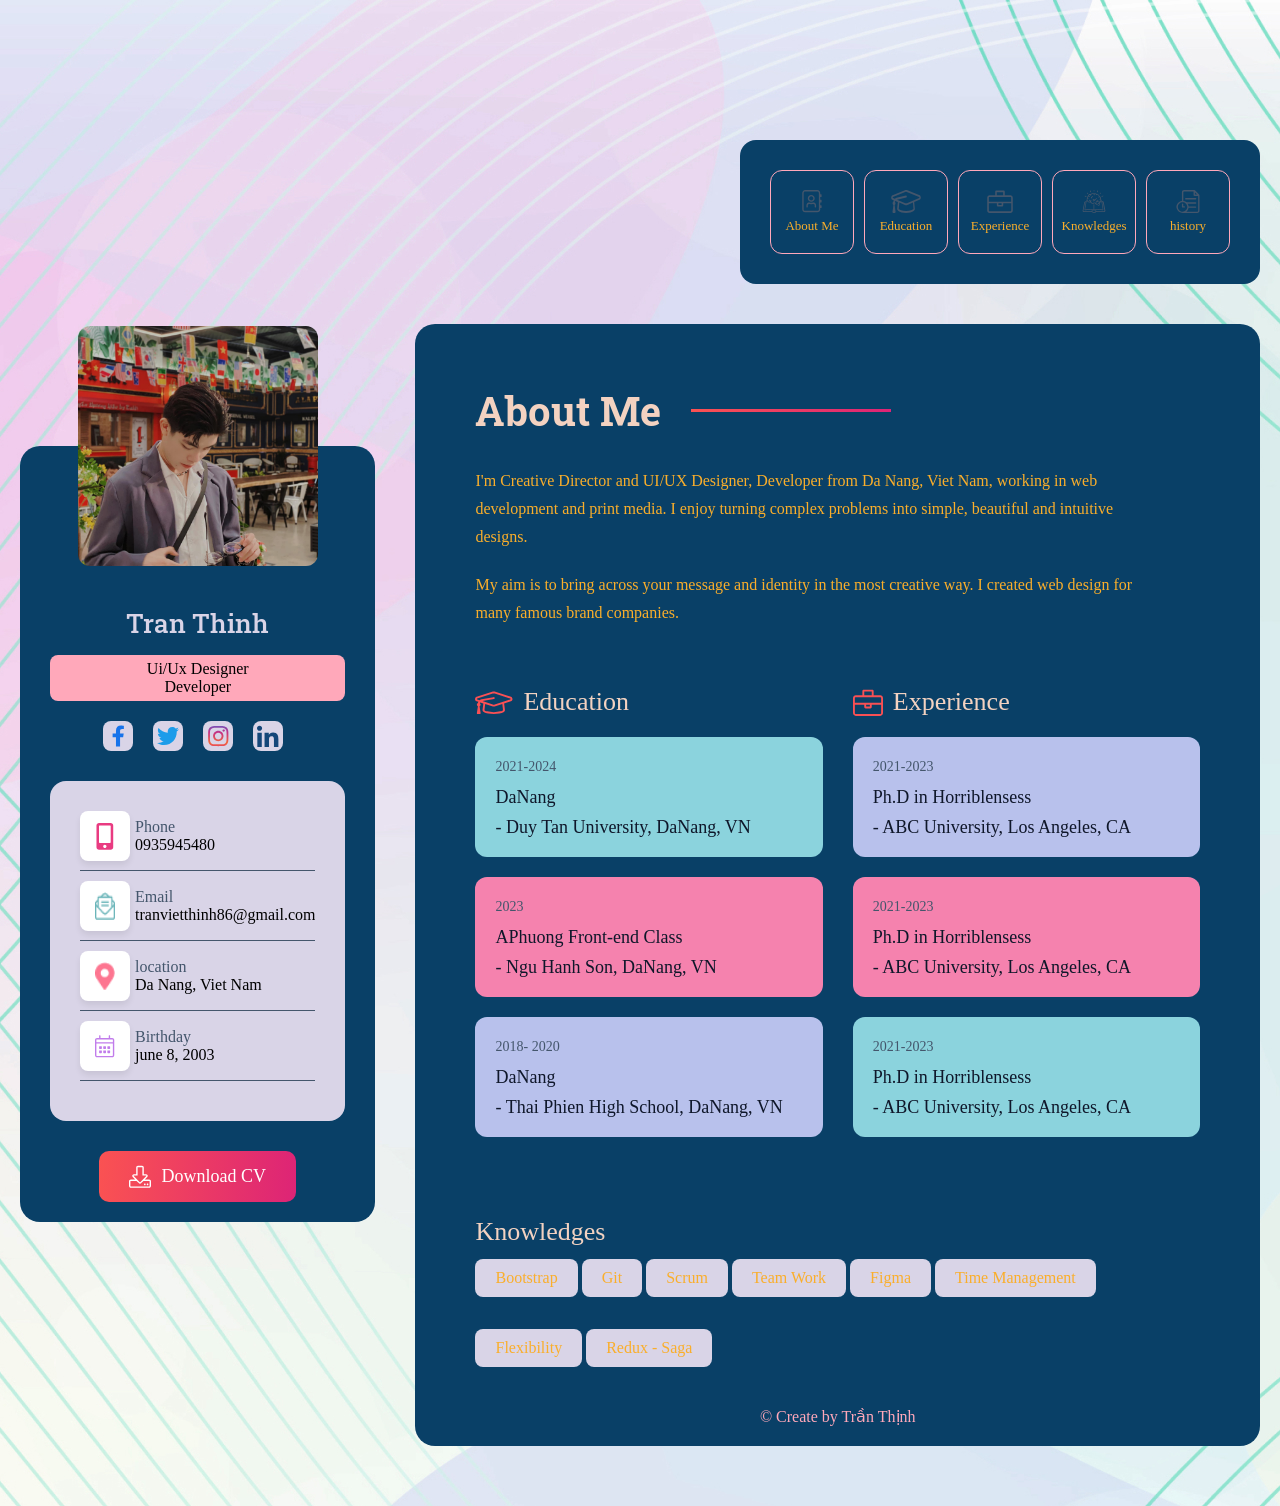
<file: index.html>
<!DOCTYPE html>
<html lang="en">
<head>
    <meta charset="UTF-8">
    <meta name="viewport" content="width=device-width, initial-scale=1.0">
    <title>MY--CV</title>
    <link rel="stylesheet" href="./resour/styles/resertCSS.css">
    <link href="https://fonts.googleapis.com/css2?family=Inter:wght@600&family=Roboto+Slab:wght@500&family=Seaweed+Script&display=swap" rel="stylesheet">
    <link rel="stylesheet" href="./resour/styles/CV.css">
    <link rel="stylesheet" href="./resour/styles/responsive.css">
</head>
<body style="background-image: url(./resour/img/background.jpg);">

    <section class="container">
        <div class="sidebar">

            <div class="sidebar__pics">
                <img src="./resour/img/avatar.jpg" alt="pics">
            </div>
            <div class="sidebar__info">
                <h1>Tran Thinh</h1>

                <h3>Ui/Ux Designer <br> Developer</h3>

                <div class="info__social">
                    
                    <a  target="_blank" href="https://www.facebook.com/profile.php?id=100014777171613&mibextid=2JQ9oc"><img src="./resour/icon/fb.svg" alt="icon" ></a>
                    <a href="#"><img src="./resour/icon/twitter.svg" alt="icon"></a>
                    <a target="_blank" href="https://www.instagram.com/_pisunn_/"><img src="./resour/icon/ins.svg" alt="icon"></a>
                    <a href="#"><img src="./resour/icon/in.svg" alt="icon"></a>
            </div>

            <div class="info__contact">

                <div class="contact__box">

                    <img src="./resour/icon/phone.svg" alt="icon">

                    <div class="contact__box--data">
                        <h6>Phone</h6>

                        <p>0935945480</p>

                    </div>

                </div>
                <div class="contact__box">

                    <img src="./resour/icon/email.png" alt="icon">

                    <div class="contact__box--data">
                        <h6>Email</h6>

                        <p>tranvietthinh86@gmail.com</p>

                    </div>

                </div>
                <div class="contact__box">

                    <img src="./resour/icon/location.png" alt="icon">

                    <div class="contact__box--data">
                        <h6>location</h6>

                        <p> Da Nang, Viet Nam</p>

                    </div>

                </div>
                <div class="contact__box">

                    <img src="./resour/icon/date.svg" alt="icon">

                    <div class="contact__box--data">
                        <h6>Birthday</h6>

                        <p>june 8, 2003</p>

                    </div>

                </div>

            </div>

            <button>
                <img src="./resour/icon/dowload.svg" alt="icons">
                <p>Download CV</p>
            </button>

            </div>

        </div>

        <div class="main">

            <div class="main__bio" id="about">

                <div class="bio__title">
                    <h2>About Me</h2>
                    <div class="line"></div>
                </div>

                <p class="bio__text1">I'm Creative Director and UI/UX Designer, Developer from Da Nang, Viet Nam, working in web development and print media. I enjoy turning complex problems into simple, beautiful and intuitive designs.</p>
                <p class="bio__text2">My aim is to bring across your message and identity in the most creative way. I created web design for many famous brand companies.</p>
           
            </div>

            <div class="wrapper">
                <div class="wrapper--left left" id="education">

                    <div class="left__title">
                        <img src="./resour/icon/education.svg" alt="icons">
                        <p>Education</p>
                    </div>

                    <div class="left__card  card">

                        <div class="card__content" style="background: #8bd3dd;">

                            <p class="card__content--time">2021-2024</p>
                            <p class="card__content--location"> DaNang</p>
                            <p class="card__content--address">- Duy Tan University, DaNang, VN</p>
                        </div>

                        <div class="card__content" style="background: #f582ae;">

                            <p class="card__content--time">2023</p>
                            <p class="card__content--location"> APhuong Front-end Class</p>
                            <p class="card__content--address">- Ngu Hanh Son, DaNang, VN</p>
                        </div>

                        <div class="card__content" style="background: #b8c1ec;">

                            <p class="card__content--time">2018- 2020</p>
                            <p class="card__content--location"> DaNang</p>
                            <p class="card__content--address">- Thai Phien High School, DaNang, VN</p>
                        </div>

                    </div>
                </div>
                <div class="wrapper--right right" id="experience">

                    <div class="right__title">
                        <img src="./resour/icon/experience.svg" alt="icons">
                        <p>Experience</p>
                    </div>

                    <div class="right__card  card">

                        <div class="card__content" style="background: #b8c1ec;">

                            <p class="card__content--time">2021-2023</p>
                            <p class="card__content--location"> Ph.D in Horriblensess</p>
                            <p class="card__content--address">- ABC University, Los Angeles, CA</p>
                        </div>

                        <div class="card__content" style="background: #f582ae">

                            <p class="card__content--time">2021-2023</p>
                            <p class="card__content--location"> Ph.D in Horriblensess</p>
                            <p class="card__content--address">- ABC University, Los Angeles, CA</p>
                        </div>

                        <div class="card__content" style="background: #8bd3dd;">

                            <p class="card__content--time">2021-2023</p>
                            <p class="card__content--location"> Ph.D in Horriblensess</p>
                            <p class="card__content--address">- ABC University, Los Angeles, CA</p>
                        </div>

                    </div>
                </div>

                
            </div>

            <div class="main__Knowledges" id="knowledge">

                <p>Knowledges</p>

                <div class="knowledges__list">
                    <p class="list__tag">Bootstrap</p>
                    <p class="list__tag">Git</p>
                    <p class="list__tag">Scrum</p>
                    <p class="list__tag">Team Work</p>
                    <p class="list__tag">Figma</p>
                    <p class="list__tag">Time Management</p>
                    <p class="list__tag">Flexibility</p>
                    <p class="list__tag">Redux - Saga</p>
                </div>
            </div>

            <p class="license" 
            style="padding: 20px 0;text-align: center; color: #ffa8ba;"
            >© Create by Trần Thịnh</p>
        </div>


        <div class="navbar">

            <a href="#about" class="navbar__box">
                <img src="./resour/icon/about-gray.svg" alt="icons" >
                <p>About Me</p>
            </a>
            <a href="#education" class="navbar__box">
                <img src="./resour/icon/edu.svg" alt="icons">
                <p>Education</p>
            </a>
            <a href="#experience" class="navbar__box">
                <img src="./resour/icon/experiences-gray.svg" alt="icons">
                <p>Experience</p>
            </a>
            <a href="#knowledge" class="navbar__box">
                <img src="./resour/icon/knowledge.svg" alt="icons">
                <p>Knowledges</p>
            </a>
            <a href="#" class="navbar__box">
                <img src="./resour/icon/history.svg" alt="icons">
                <p>history</p>
            </a>
        </div>
       

    </section>
</body>
</html>
</file>
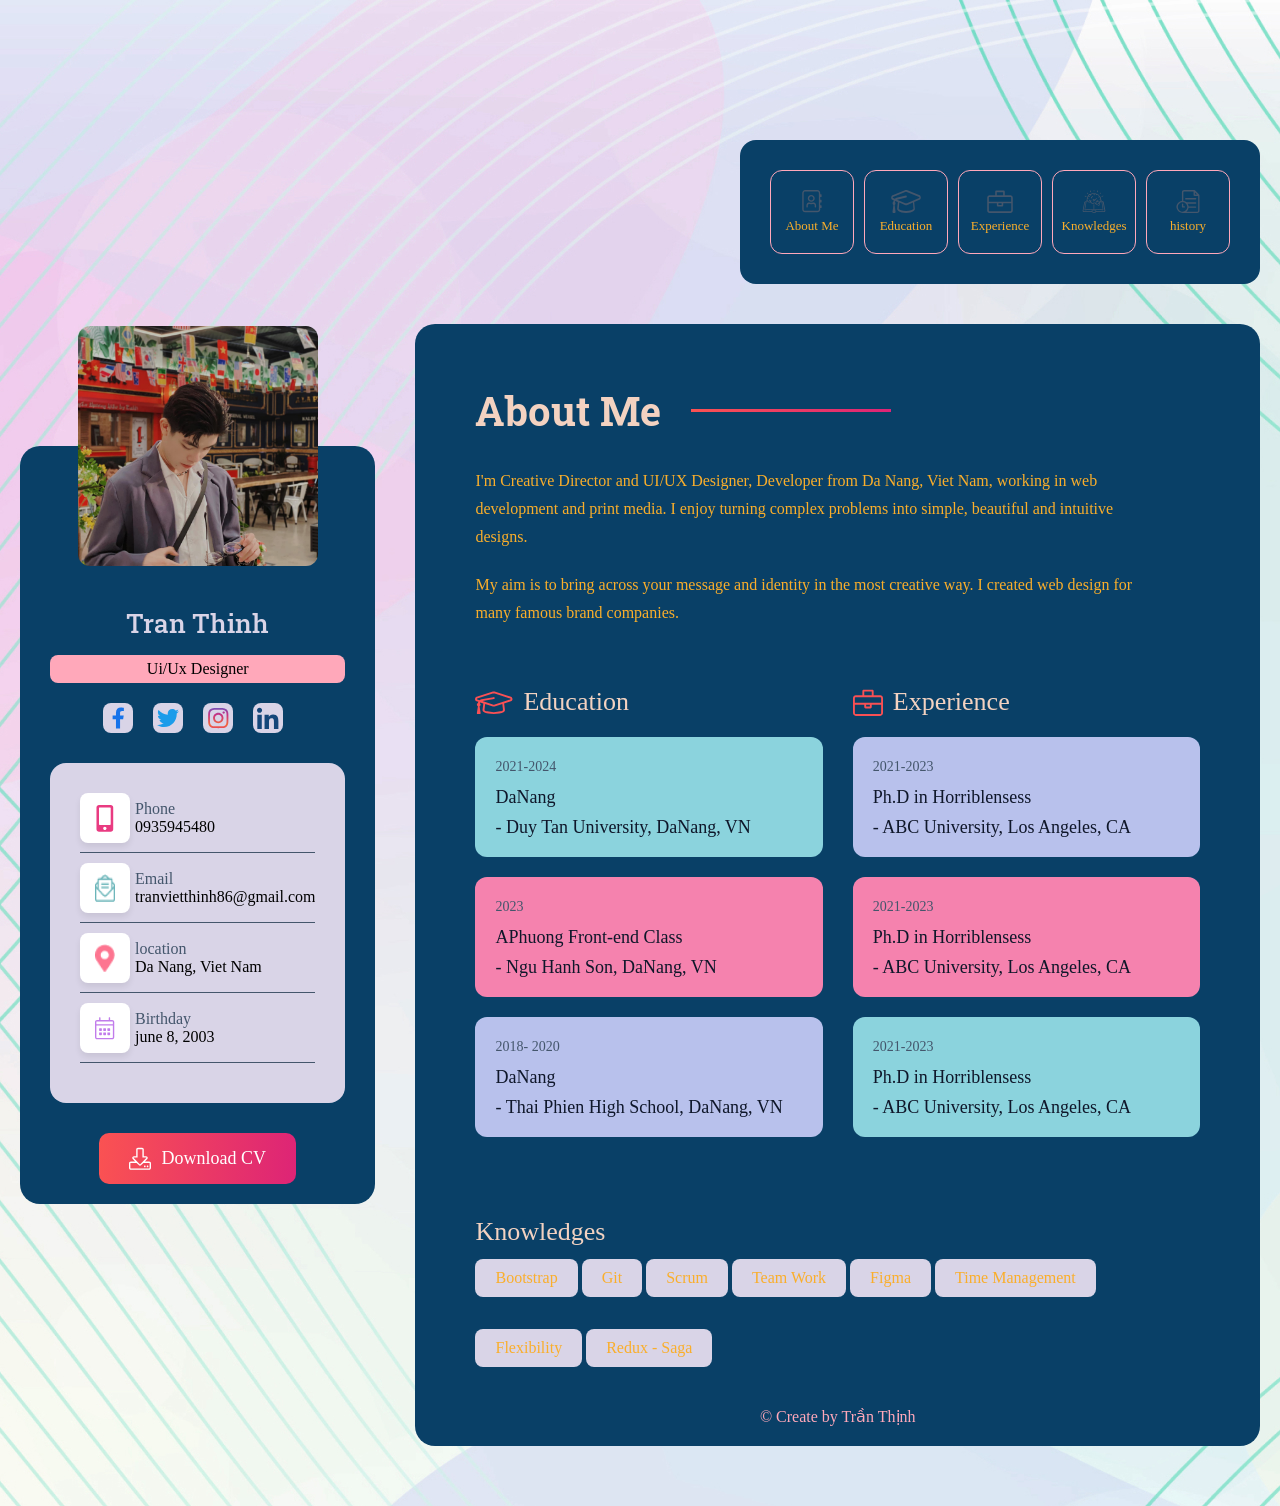
<file: CV.html>
<!DOCTYPE html>
<html lang="en">
<head>
    <meta charset="UTF-8">
    <meta name="viewport" content="width=device-width, initial-scale=1.0">
    <title>MY--CV</title>
    <link rel="stylesheet" href="./resour/styles/resertCSS.css">
    <link href="https://fonts.googleapis.com/css2?family=Inter:wght@600&family=Roboto+Slab:wght@500&family=Seaweed+Script&display=swap" rel="stylesheet">
    <link rel="stylesheet" href="./resour/styles/CV.css">
    <link rel="stylesheet" href="./resour/styles/responsive.css">
</head>
<body style="background-image: url(./resour/img/background.jpg);">

    <section class="container">
        <div class="sidebar">

            <div class="sidebar__pics">
                <img src="./resour/img/avatar.jpg" alt="pics">
            </div>
            <div class="sidebar__info">
                <h1>Tran Thinh</h1>

                <h3>Ui/Ux Designer</h3>

                <div class="info__social">
                    
                    <a href="#"><img src="./resour/icon/fb.svg" alt="icon"></a>
                    <a href="#"><img src="./resour/icon/twitter.svg" alt="icon"></a>
                    <a href="#"><img src="./resour/icon/ins.svg" alt="icon"></a>
                    <a href="#"><img src="./resour/icon/in.svg" alt="icon"></a>
            </div>

            <div class="info__contact">

                <div class="contact__box">

                    <img src="./resour/icon/phone.svg" alt="icon">

                    <div class="contact__box--data">
                        <h6>Phone</h6>

                        <p>0935945480</p>

                    </div>

                </div>
                <div class="contact__box">

                    <img src="./resour/icon/email.png" alt="icon">

                    <div class="contact__box--data">
                        <h6>Email</h6>

                        <p>tranvietthinh86@gmail.com</p>

                    </div>

                </div>
                <div class="contact__box">

                    <img src="./resour/icon/location.png" alt="icon">

                    <div class="contact__box--data">
                        <h6>location</h6>

                        <p> Da Nang, Viet Nam</p>

                    </div>

                </div>
                <div class="contact__box">

                    <img src="./resour/icon/date.svg" alt="icon">

                    <div class="contact__box--data">
                        <h6>Birthday</h6>

                        <p>june 8, 2003</p>

                    </div>

                </div>

            </div>

            <button>
                <img src="./resour/icon/dowload.svg" alt="icons">
                <p>Download CV</p>
            </button>

            </div>

        </div>

        <div class="main">

            <div class="main__bio" id="about">

                <div class="bio__title">
                    <h2>About Me</h2>
                    <div class="line"></div>
                </div>

                <p class="bio__text1">I'm Creative Director and UI/UX Designer, Developer from Da Nang, Viet Nam, working in web development and print media. I enjoy turning complex problems into simple, beautiful and intuitive designs.</p>
                <p class="bio__text2">My aim is to bring across your message and identity in the most creative way. I created web design for many famous brand companies.</p>
           
            </div>

            <div class="wrapper">
                <div class="wrapper--left left" id="education">

                    <div class="left__title">
                        <img src="./resour/icon/education.svg" alt="icons">
                        <p>Education</p>
                    </div>

                    <div class="left__card  card">

                        <div class="card__content" style="background: #8bd3dd;">

                            <p class="card__content--time">2021-2024</p>
                            <p class="card__content--location"> DaNang</p>
                            <p class="card__content--address">- Duy Tan University, DaNang, VN</p>
                        </div>

                        <div class="card__content" style="background: #f582ae;">

                            <p class="card__content--time">2023</p>
                            <p class="card__content--location"> APhuong Front-end Class</p>
                            <p class="card__content--address">- Ngu Hanh Son, DaNang, VN</p>
                        </div>

                        <div class="card__content" style="background: #b8c1ec;">

                            <p class="card__content--time">2018- 2020</p>
                            <p class="card__content--location"> DaNang</p>
                            <p class="card__content--address">- Thai Phien High School, DaNang, VN</p>
                        </div>

                    </div>
                </div>
                <div class="wrapper--right right" id="experience">

                    <div class="right__title">
                        <img src="./resour/icon/experience.svg" alt="icons">
                        <p>Experience</p>
                    </div>

                    <div class="right__card  card">

                        <div class="card__content" style="background: #b8c1ec;">

                            <p class="card__content--time">2021-2023</p>
                            <p class="card__content--location"> Ph.D in Horriblensess</p>
                            <p class="card__content--address">- ABC University, Los Angeles, CA</p>
                        </div>

                        <div class="card__content" style="background: #f582ae">

                            <p class="card__content--time">2021-2023</p>
                            <p class="card__content--location"> Ph.D in Horriblensess</p>
                            <p class="card__content--address">- ABC University, Los Angeles, CA</p>
                        </div>

                        <div class="card__content" style="background: #8bd3dd;">

                            <p class="card__content--time">2021-2023</p>
                            <p class="card__content--location"> Ph.D in Horriblensess</p>
                            <p class="card__content--address">- ABC University, Los Angeles, CA</p>
                        </div>

                    </div>
                </div>

                
            </div>

            <div class="main__Knowledges" id="knowledge">

                <p>Knowledges</p>

                <div class="knowledges__list">
                    <p class="list__tag">Bootstrap</p>
                    <p class="list__tag">Git</p>
                    <p class="list__tag">Scrum</p>
                    <p class="list__tag">Team Work</p>
                    <p class="list__tag">Figma</p>
                    <p class="list__tag">Time Management</p>
                    <p class="list__tag">Flexibility</p>
                    <p class="list__tag">Redux - Saga</p>
                </div>
            </div>

            <p class="license" 
            style="padding: 20px 0;text-align: center; color: #ffa8ba;"
            >© Create by Trần Thịnh</p>
        </div>


        <div class="navbar">

            <a href="#about" class="navbar__box">
                <img src="./resour/icon/about-gray.svg" alt="icons" >
                <p>About Me</p>
            </a>
            <a href="#education" class="navbar__box">
                <img src="./resour/icon/edu.svg" alt="icons">
                <p>Education</p>
            </a>
            <a href="#experience" class="navbar__box">
                <img src="./resour/icon/experiences-gray.svg" alt="icons">
                <p>Experience</p>
            </a>
            <a href="#knowledge" class="navbar__box">
                <img src="./resour/icon/knowledge.svg" alt="icons">
                <p>Knowledges</p>
            </a>
            <a href="#" class="navbar__box">
                <img src="./resour/icon/history.svg" alt="icons">
                <p>history</p>
            </a>
        </div>
       

    </section>
</body>
</html>
</file>
<file: resour/styles/resertCSS.css>
*{ 
  margin: 0;
  padding: 0;
  border: 0;
  box-sizing: border-box;
  font-size: 100%;   
  transition: all 0.2s linear; 
 }

ol, ul {
  list-style: none;
}

a{
  text-decoration: none; 
  color: white;
}
</file>
<file: resour/styles/CV.css>
html {
  scroll-behavior: smooth;
}

body {
  margin: auto;
}

.container {
  display: flex;
  flex-direction: row;
  margin-top: 240px;
  position: relative;
  padding: 0 20px;
  max-width: 1320px;
}
.container .sidebar {
  position: relative;
  width: 400px;
  height: -moz-fit-content;
  height: fit-content;
  border-radius: 20px;
  background: #094067;
  padding-bottom: 20px;
  top: 306px;
}
.container .sidebar__pics {
  width: 240px;
  height: 240px;
  position: absolute;
  top: -120px;
  left: 50%;
  transform: translateX(-50%);
}
.container .sidebar__pics img {
  width: 100%;
  height: 100%;
  -o-object-fit: cover;
     object-fit: cover;
  border-radius: 12px;
}
.container .sidebar__info {
  margin: 0 30px;
  padding-top: 140px;
  text-align: center;
}
.container .sidebar__info h1 {
  margin-top: 20px;
  color: #d9d4e7;
  text-align: center;
  font-family: Roboto Slab;
  font-size: 26px;
  font-style: normal;
  font-weight: 500;
  line-height: normal;
}
.container .sidebar__info h3 {
  margin-top: 15px;
  padding: 5px 20px;
  border-radius: 8px;
  background-color: #ffa8ba;
  color: #000;
  font-family: Poppins;
  text-align: center;
  font-size: 16px;
  font-style: normal;
  font-weight: 500;
  line-height: normal;
}
.container .sidebar__info .info__social {
  display: flex;
  justify-content: center;
  margin-top: 20px;
  margin-bottom: 30px;
  gap: 10px;
}
.container .sidebar__info .info__social a {
  display: flex;
  justify-content: center;
  align-items: center;
  width: 30px;
  height: 30px;
  margin-right: 10px;
  background-color: #d9d4e7;
  border-radius: 8px;
  padding: 4px;
}
.container .sidebar__info .info__social a img {
  width: 100%;
  height: 100%;
}
.container .sidebar__info .info__social a :hover {
  transform: scale(2);
  color: #DD2476;
  box-shadow: 0 0 8px #f9bc60;
  border-radius: 10px;
}
.container .sidebar__info .info__contact {
  margin: 0 30px 30px 30px;
  padding: 30px;
  border-radius: 16px;
  background-color: #d9d4e7;
  margin: auto;
}
.container .sidebar__info .info__contact .contact__box {
  display: flex;
  align-items: center;
  justify-content: flex-start;
  margin-bottom: 10px;
  padding-bottom: 9px;
  border-bottom: 1px solid #44566C;
}
.container .sidebar__info .info__contact .contact__box img {
  padding: 11px 15px;
  width: 50px;
  height: 50px;
  flex-shrink: 0;
  border-radius: 8px;
  background: #FFF;
  box-shadow: 0px 4px 6px 0px rgba(0, 0, 0, 0.08);
}
.container .sidebar__info .info__contact .contact__box--data {
  display: flex;
  flex-direction: column;
  align-items: flex-start;
  padding-left: 5px;
  overflow: hidden;
}
.container .sidebar__info .info__contact .contact__box--data h6 {
  color: #44566C;
  font-family: Poppins;
  font-size: 16px;
  font-style: normal;
  font-weight: 400;
  line-height: normal;
}
.container .sidebar__info .info__contact .contact__box--data p {
  color: #000;
  font-family: Poppins;
  font-size: 16px;
  font-style: normal;
  font-weight: 400;
  line-height: normal;
}
.container .sidebar__info button {
  margin: auto;
  margin-top: 30px;
  padding: 14px 30px;
  display: flex;
  justify-content: space-between;
  align-items: center;
  gap: 10px;
  border-radius: 10px;
  background: linear-gradient(94deg, #FA5252 0%, #DD2476 100%);
  transition: background-color 0.3s;
}
.container .sidebar__info button img {
  font-size: 22px;
}
.container .sidebar__info button p {
  color: #FFF;
  font-family: Poppins;
  font-size: 18px;
  font-style: normal;
  font-weight: 500;
  line-height: normal;
}
.container .sidebar__info button :hover {
  background-color: #d9d4e7;
}
.container .main {
  max-width: 850px;
  margin: 184px 0 60px 40px;
  border-radius: 20px;
  background: #094067;
}
.container .main__bio {
  margin: 60px 60px 0 60px;
}
.container .main__bio .bio__title {
  display: flex;
  align-items: center;
  justify-content: flex-start;
  margin-bottom: 30px;
  gap: 30px;
}
.container .main__bio .bio__title h2 {
  color: #f3d2c1;
  font-family: Roboto Slab;
  font-size: 40px;
  font-style: normal;
  font-weight: 700;
  line-height: normal;
}
.container .main__bio .bio__title .line {
  width: 200px;
  height: 3px;
  background: linear-gradient(90deg, #FA5252 0%, #DD2476 100%);
}
.container .main__bio .bio__text1 {
  margin-bottom: 20px;
  width: 676px;
  color: #faae2b;
  font-family: Poppins;
  font-size: 16px;
  font-style: normal;
  font-weight: 400;
  line-height: 175%;
}
.container .main__bio .bio__text2 {
  width: 676px;
  color: #faae2b;
  font-family: Poppins;
  font-size: 16px;
  font-style: normal;
  font-weight: 400;
  line-height: 175%;
}
.container .main .wrapper {
  padding: 60px;
  display: flex;
  flex-direction: row;
  justify-content: space-around;
  gap: 30px;
}
.container .main .wrapper--left {
  flex: 1;
}
.container .main .wrapper--left .left__title {
  display: flex;
  align-items: center;
  margin-bottom: 20px;
}
.container .main .wrapper--left .left__title img {
  color: #F95054;
  font-family: Font Awesome 5 Pro;
  font-size: 30px;
  font-style: normal;
  font-weight: 300;
  line-height: normal;
  margin-right: 10px;
}
.container .main .wrapper--left .left__title p {
  color: #f3d2c1;
  font-family: Poppins;
  font-size: 26px;
  font-style: normal;
  font-weight: 500;
  line-height: normal;
}
.container .main .wrapper--left .left__card .card__content {
  border-radius: 12px;
  margin-bottom: 20px;
  padding: 15px 15px 15px 20px;
  box-sizing: border-box;
  border-radius: 12px;
}
.container .main .wrapper--left .left__card .card__content--time {
  color: #44566C;
  font-family: Poppins;
  font-size: 14px;
  font-style: normal;
  font-weight: 400;
  line-height: 214.286%;
}
.container .main .wrapper--left .left__card .card__content--location {
  color: #0F172A;
  font-family: Poppins;
  font-size: 18px;
  font-style: normal;
  font-weight: 400;
  line-height: 30px;
}
.container .main .wrapper--left .left__card .card__content--address {
  color: #0F172A;
  font-family: Poppins;
  font-size: 18px;
  font-style: normal;
  font-weight: 400;
  line-height: 30px;
}
.container .main .wrapper--right {
  flex: 1;
}
.container .main .wrapper--right .right__title {
  display: flex;
  align-items: center;
  margin-bottom: 20px;
}
.container .main .wrapper--right .right__title img {
  color: #F95054;
  font-family: Font Awesome 5 Pro;
  font-size: 30px;
  font-style: normal;
  font-weight: 300;
  line-height: normal;
  margin-right: 10px;
}
.container .main .wrapper--right .right__title p {
  color: #f3d2c1;
  font-family: Poppins;
  font-size: 26px;
  font-style: normal;
  font-weight: 500;
  line-height: normal;
}
.container .main .wrapper--right .right__card .card__content {
  border-radius: 12px;
  margin-bottom: 20px;
  padding: 15px 15px 15px 20px;
  box-sizing: border-box;
  border-radius: 12px;
}
.container .main .wrapper--right .right__card .card__content--time {
  color: #44566C;
  font-family: Poppins;
  font-size: 14px;
  font-style: normal;
  font-weight: 400;
  line-height: 214.286%;
}
.container .main .wrapper--right .right__card .card__content--location {
  color: #0F172A;
  font-family: Poppins;
  font-size: 18px;
  font-style: normal;
  font-weight: 400;
  line-height: 30px;
}
.container .main .wrapper--right .right__card .card__content--address {
  color: #0F172A;
  font-family: Poppins;
  font-size: 18px;
  font-style: normal;
  font-weight: 400;
  line-height: 30px;
}
.container .main__Knowledges {
  padding: 0 60px;
}
.container .main__Knowledges p {
  color: #f3d2c1;
  font-family: Poppins;
  font-size: 26px;
  font-style: normal;
  font-weight: 500;
  line-height: normal;
}
.container .main__Knowledges .knowledges__list .list__tag {
  margin-top: 12px;
  margin-bottom: 20px;
  display: inline-flex;
  padding: 10px 20px;
  justify-content: center;
  align-items: center;
  gap: 10px;
  border-radius: 8px;
  background: #d9d4e7;
  color: #faae2b;
  font-family: Poppins;
  font-size: 16px;
  font-style: normal;
  font-weight: 400;
  line-height: normal;
}
.container .navbar {
  display: flex;
  justify-content: space-around;
  border-radius: 16px;
  background: #094067;
  position: absolute;
  right: 0;
  top: 0;
  padding: 30px;
  margin-right: 20px;
  transition: 0.5s ease-in-out;
  gap: 10px;
}
.container .navbar__box {
  display: flex;
  flex-direction: column;
  justify-content: center;
  align-items: center;
  width: 84px;
  height: 84px;
  border: 1px solid #ffa8ba;
  border-radius: 12px;
}
.container .navbar__box img {
  width: 38px;
  height: 23px;
  color: #faae2b;
  font-family: Font Awesome 5 Pro;
  font-size: 25px;
  font-style: normal;
  font-weight: 300;
  line-height: normal;
}
.container .navbar__box p {
  margin-top: 5px;
  color: #faae2b;
  text-align: center;
  font-family: Poppins;
  font-size: 13px;
  font-style: normal;
  font-weight: 500;
  line-height: normal;
}
.container .navbar :hover {
  background-color: #d9d4e7;
  box-shadow: 0px 15px 20px rosybrown;
  transform: translateY(-5px);
  border-radius: 8px;
}
.container .navbar :active {
  transform: translateY(-2px);
}/*# sourceMappingURL=CV.css.map */
</file>
<file: resour/styles/responsive.css>
@media only screen and (max-width: 576px) {
  .container .main .wrapper {
    display: flex;
    flex-direction: column;
    padding: 30px;
  }
}
@media only screen and (max-width: 991.999px) {
  .container {
    margin: auto 20px;
    margin-top: 0;
    display: flex;
    flex-direction: column;
    padding: 60px;
  }
  .container .sidebar {
    width: unset;
    display: flex;
    justify-content: center;
    align-items: flex-start;
    padding-top: 30px;
    top: 0;
  }
  .container .sidebar__pics {
    position: unset;
    transform: unset;
    margin-left: 20px;
  }
  .container .sidebar__info {
    padding: 0;
    flex: 2;
    text-align: left;
  }
  .container .sidebar__info .info__contact {
    width: 100%;
    display: flex;
    flex-direction: column;
    flex-wrap: wrap;
    margin: 0 0 30px 0;
    padding: 20px;
    background-color: white;
  }
  .container .main {
    margin-top: 50px;
    margin-left: 0;
    max-width: 100%;
  }
  .container .main__bio .bio__text1 {
    width: 100%;
  }
  .container .main__bio .bio__text2 {
    width: 100%;
  }
  .container .navbar {
    position: fixed;
    flex-direction: column;
    left: -110px;
    right: unset;
    transform: scale(0.75);
    gap: 10px;
  }
  .container .navbar ::before {
    content: "";
    display: block;
    position: absolute;
    top: 0;
    /* left: -100%; */
    transform: translateX(calc(-100% + 20px));
    width: 100%;
    height: 100%;
    opacity: 0;
  }
  .container .navbar:hover {
    left: -10px;
  }
}
@media only screen and (max-width: 650px) {
  .container {
    margin: auto;
  }
  .container .sidebar {
    width: 100%;
    display: flex;
    flex-direction: column;
    margin: auto;
  }
  .container .sidebar__pics {
    width: 200px;
    height: 200px;
    margin: auto;
  }
  .container .sidebar__info h3 {
    width: 80%;
    margin: auto;
  }
  .container .sidebar__info .info__contact {
    width: 80%;
    margin: auto;
  }
  .container .sidebar__info {
    width: 100%;
    text-align: center;
    margin: auto;
  }
  .container .main {
    width: 100%;
  }
  .container .sidebar__info .info__contact .contact__box {
    width: 100%;
    display: flex;
    flex-direction: column;
    overflow: hidden;
    justify-content: center;
    align-items: center;
  }
  .container .sidebar__info .info__contact .contact__box--data {
    align-items: center;
  }
  .container .sidebar__info .info__contact .contact__box--data p {
    overflow: hidden;
  }
}
@media only screen and (min-width: 992px) {
  .container {
    margin: auto;
    display: flex;
    flex-direction: row;
    margin-top: 140px;
  }
}/*# sourceMappingURL=responsive.css.map */
</file>
